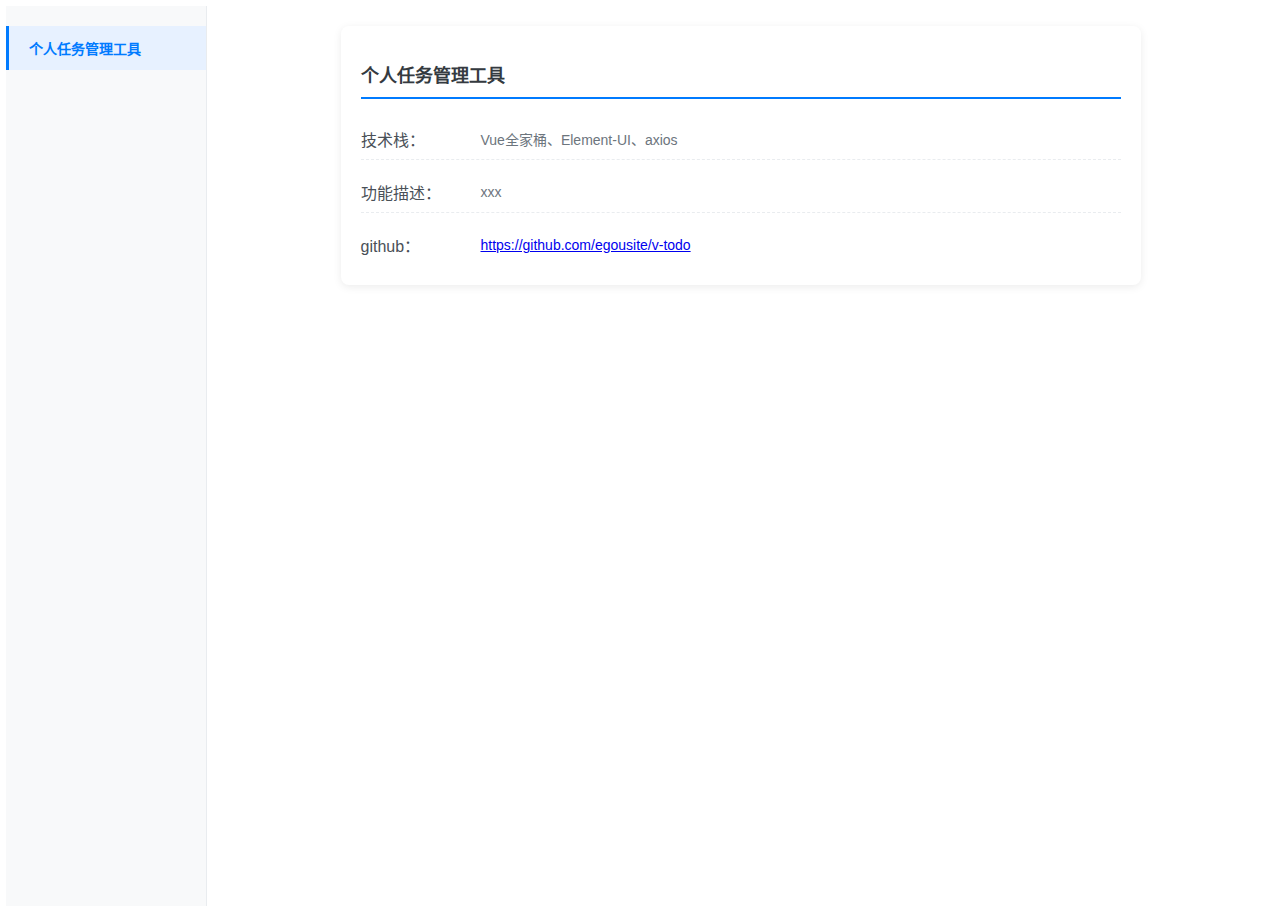
<file: index.html>
<!DOCTYPE html>
<html lang="zh-CN">

<head>
    <meta charset="UTF-8">
    <meta name="viewport" content="width=device-width, initial-scale=1.0">
    <title>项目管理</title>
    <link rel="stylesheet" href="./index.css">
</head>

<body>
    <div class="container">
        <!-- 左侧导航 -->
        <div class="sidebar">
            <div class="nav-list">
                <div class="nav-item active" data-category="todo">个人任务管理工具</div>
            </div>
        </div>

        <!-- 右侧内容区域 -->
        <div class="content-area">
            <div class="content-list">
                <!-- 内容区块 -->
                <section class="content-section" id="todo">
                    <h2 class="section-title">个人任务管理工具</h2>
                    <div class="section-content">
                        <div class="data-row">
                            <span class="label">技术栈：</span>
                            <span class="value">Vue全家桶、Element-UI、axios</span>
                        </div>
                        <div class="data-row">
                            <span class="label">功能描述：</span>
                            <span class="value">xxx</span>
                        </div>
                        <div class="data-row">
                            <span class="label">github：</span>
                            <span class="value">
                                <a href="https://github.com/egousite/v-todo" target="_blank" title="点击查看项目源代码">
                                    https://github.com/egousite/v-todo
                                </a>
                            </span>
                        </div>
                        <!-- 更多数据行... -->
                    </div>
                </section>

            </div>
        </div>
    </div>
    <script src="./index.js"></script>
</body>

</html>
</file>
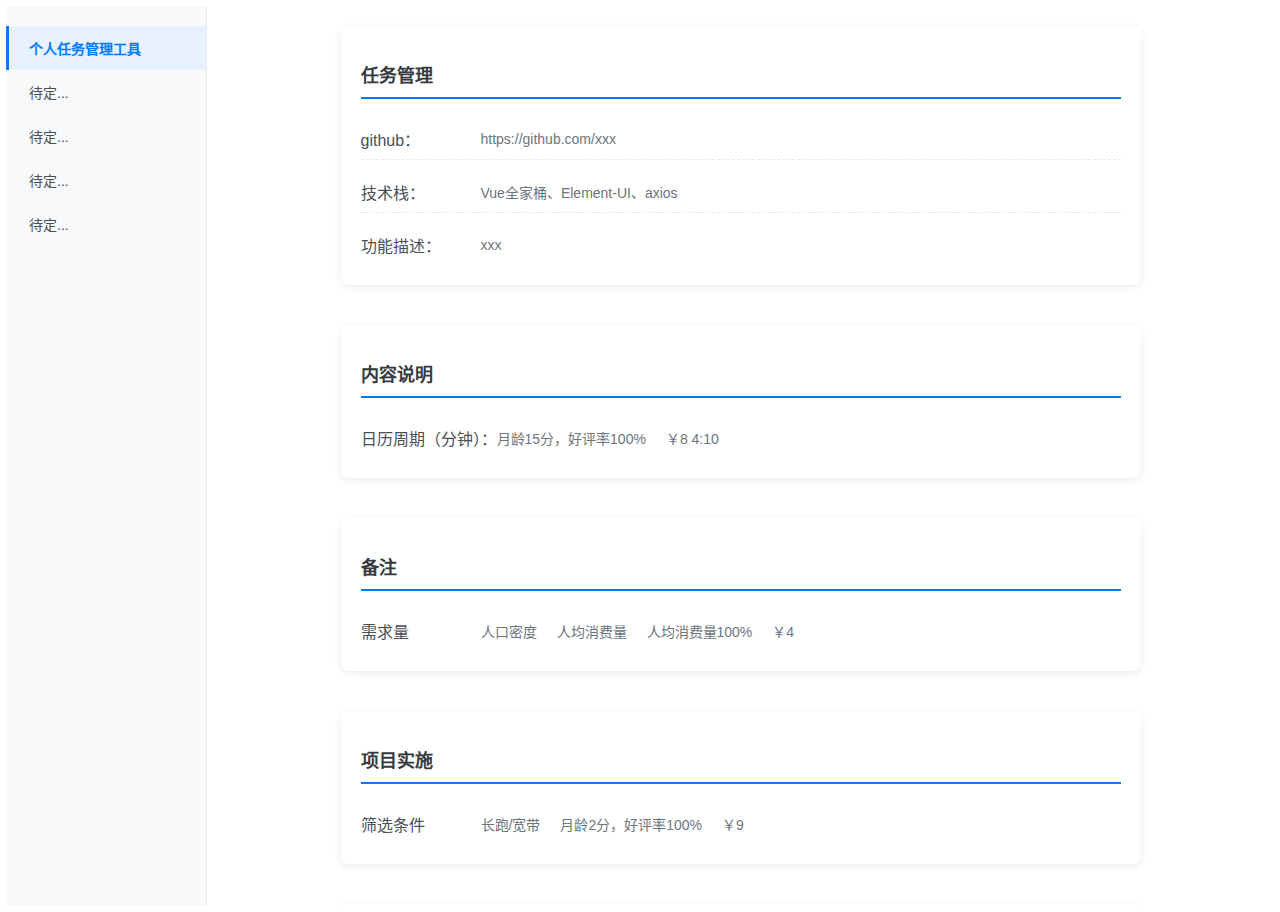
<file: update.html>
<!DOCTYPE html>
<html lang="zh-CN">

<head>
    <meta charset="UTF-8">
    <meta name="viewport" content="width=device-width, initial-scale=1.0">
    <title>联动导航与内容滚动定位</title>
    <link rel="stylesheet" href="./index.css">
</head>

<body>
    <div class="container">
        <!-- 左侧导航 -->
        <div class="sidebar">
            <div class="nav-list">
                <div class="nav-item active" data-category="todo">个人任务管理工具</div>
                <div class="nav-item" data-category="description">待定...</div>
                <div class="nav-item" data-category="remark">待定...</div>
                <div class="nav-item" data-category="implementation">待定...</div>
                <div class="nav-item" data-category="cost">待定...</div>
            </div>
        </div>

        <!-- 右侧内容区域 -->
        <div class="content-area">
            <div class="content-list">
                <!-- 内容区块 -->
                <section class="content-section" id="todo">
                    <h2 class="section-title">任务管理</h2>
                    <div class="section-content">
                        <div class="data-row">
                            <span class="label">github：</span>
                            <span class="value">https://github.com/xxx</span>
                        </div>
                        <div class="data-row">
                            <span class="label">技术栈：</span>
                            <span class="value">Vue全家桶、Element-UI、axios</span>
                        </div>
                        <!-- 更多数据行... -->
                        <div class="data-row">
                            <span class="label">功能描述：</span>
                            <span class="value">xxx</span>
                        </div>
                    </div>
                </section>

                <!-- 内容区块 -->
                <section class="content-section" id="description">
                    <h2 class="section-title">内容说明</h2>
                    <div class="section-content">
                        <div class="data-row">
                            <span class="label">日历周期（分钟）：</span>
                            <span class="value">月龄15分，好评率100%</span>
                            <span class="value">￥8 4:10</span>
                        </div>
                        <!-- 更多数据行... -->

                    </div>
                </section>

                <!-- 内容区块 -->
                <section class="content-section" id="remark">
                    <h2 class="section-title">备注</h2>
                    <div class="section-content">
                        <div class="data-row">
                            <span class="label">需求量</span>
                            <span class="value">人口密度</span>
                            <span class="value">人均消费量</span>
                            <span class="value">人均消费量100%</span>
                            <span class="value">￥4</span>
                        </div>
                        <!-- 更多数据行... -->
                    </div>
                </section>

                <!-- 内容区块 -->
                <section class="content-section" id="implementation">
                    <h2 class="section-title">项目实施</h2>
                    <div class="section-content">
                        <div class="data-row">
                            <span class="label">筛选条件</span>
                            <span class="value">长跑/宽带</span>
                            <span class="value">月龄2分，好评率100%</span>
                            <span class="value">￥9</span>
                        </div>
                        <!-- 更多数据行... -->
                    </div>
                </section>

                <!-- 费用统计区块 -->
                <section class="content-section" id="cost">
                    <h2 class="section-title">费用统计</h2>
                    <div class="section-content">
                        <div class="data-row">
                            <span class="label">小迟延费</span>
                            <span class="value">预估系数</span>
                            <span class="value">红豆等米粥倍数</span>
                            <span class="value">红豆等米粥三折干粮损耗面积元</span>
                        </div>
                        <!-- 更多数据行... -->
                    </div>
                </section>
            </div>
        </div>
    </div>
    <script src="./index.js"></script>
</body>

</html>
</file>
<file: index.css>
body {
    margin: 0;
    padding: 6px;
    box-sizing: border-box;
    overflow: hidden;
}

.container {
    display: flex;
    height: 100vh;
    font-family: 'Microsoft YaHei', sans-serif;
}

/* 左侧导航样式 */
.sidebar {
    width: 200px;
    background-color: #f8f9fa;
    border-right: 1px solid #e9ecef;
    overflow-y: auto;
    padding: 20px 0;
}

.nav-list {
    display: flex;
    flex-direction: column;
}

.nav-item {
    padding: 12px 20px;
    cursor: pointer;
    transition: all 0.3s;
    color: #495057;
    font-size: 14px;
    border-left: 3px solid transparent;
}

.nav-item:hover {
    background-color: #e9ecef;
    color: #007bff;
}

.nav-item.active {
    background-color: #e7f1ff;
    color: #007bff;
    border-left-color: #007bff;
    font-weight: 600;
}

/* 右侧内容区域样式 */
.content-area {
    flex: 1;
    overflow-y: auto;
    padding: 20px;
    background-color: #fff;
}

.content-list {
    max-width: 800px;
    margin: 0 auto;
}

.content-section {
    margin-bottom: 40px;
    padding: 20px;
    background-color: #fff;
    border-radius: 8px;
    box-shadow: 0 2px 8px rgba(0, 0, 0, 0.08);
}

.section-title {
    font-size: 18px;
    font-weight: 600;
    color: #343a40;
    margin-bottom: 20px;
    padding-bottom: 10px;
    border-bottom: 2px solid #007bff;
}

.section-content {
    display: flex;
    flex-direction: column;
    gap: 12px;
}

.data-row {
    display: flex;
    align-items: center;
    padding: 8px 0;
    border-bottom: 1px dashed #e9ecef;
}

.data-row:last-child {
    border-bottom: none;
}

.label {
    min-width: 120px;
    font-weight: 500;
    color: #495057;
}

.value {
    margin-right: 20px;
    color: #6c757d;
    font-size: 14px;
}

/* 滚动条样式 */
.content-area::-webkit-scrollbar,
.sidebar::-webkit-scrollbar {
    width: 6px;
}

.content-area::-webkit-scrollbar-track,
.sidebar::-webkit-scrollbar-track {
    background: #f1f1f1;
}

.content-area::-webkit-scrollbar-thumb,
.sidebar::-webkit-scrollbar-thumb {
    background: #c1c1c1;
    border-radius: 3px;
}

.content-area::-webkit-scrollbar-thumb:hover,
.sidebar::-webkit-scrollbar-thumb:hover {
    background: #a8a8a8;
}
</file>
